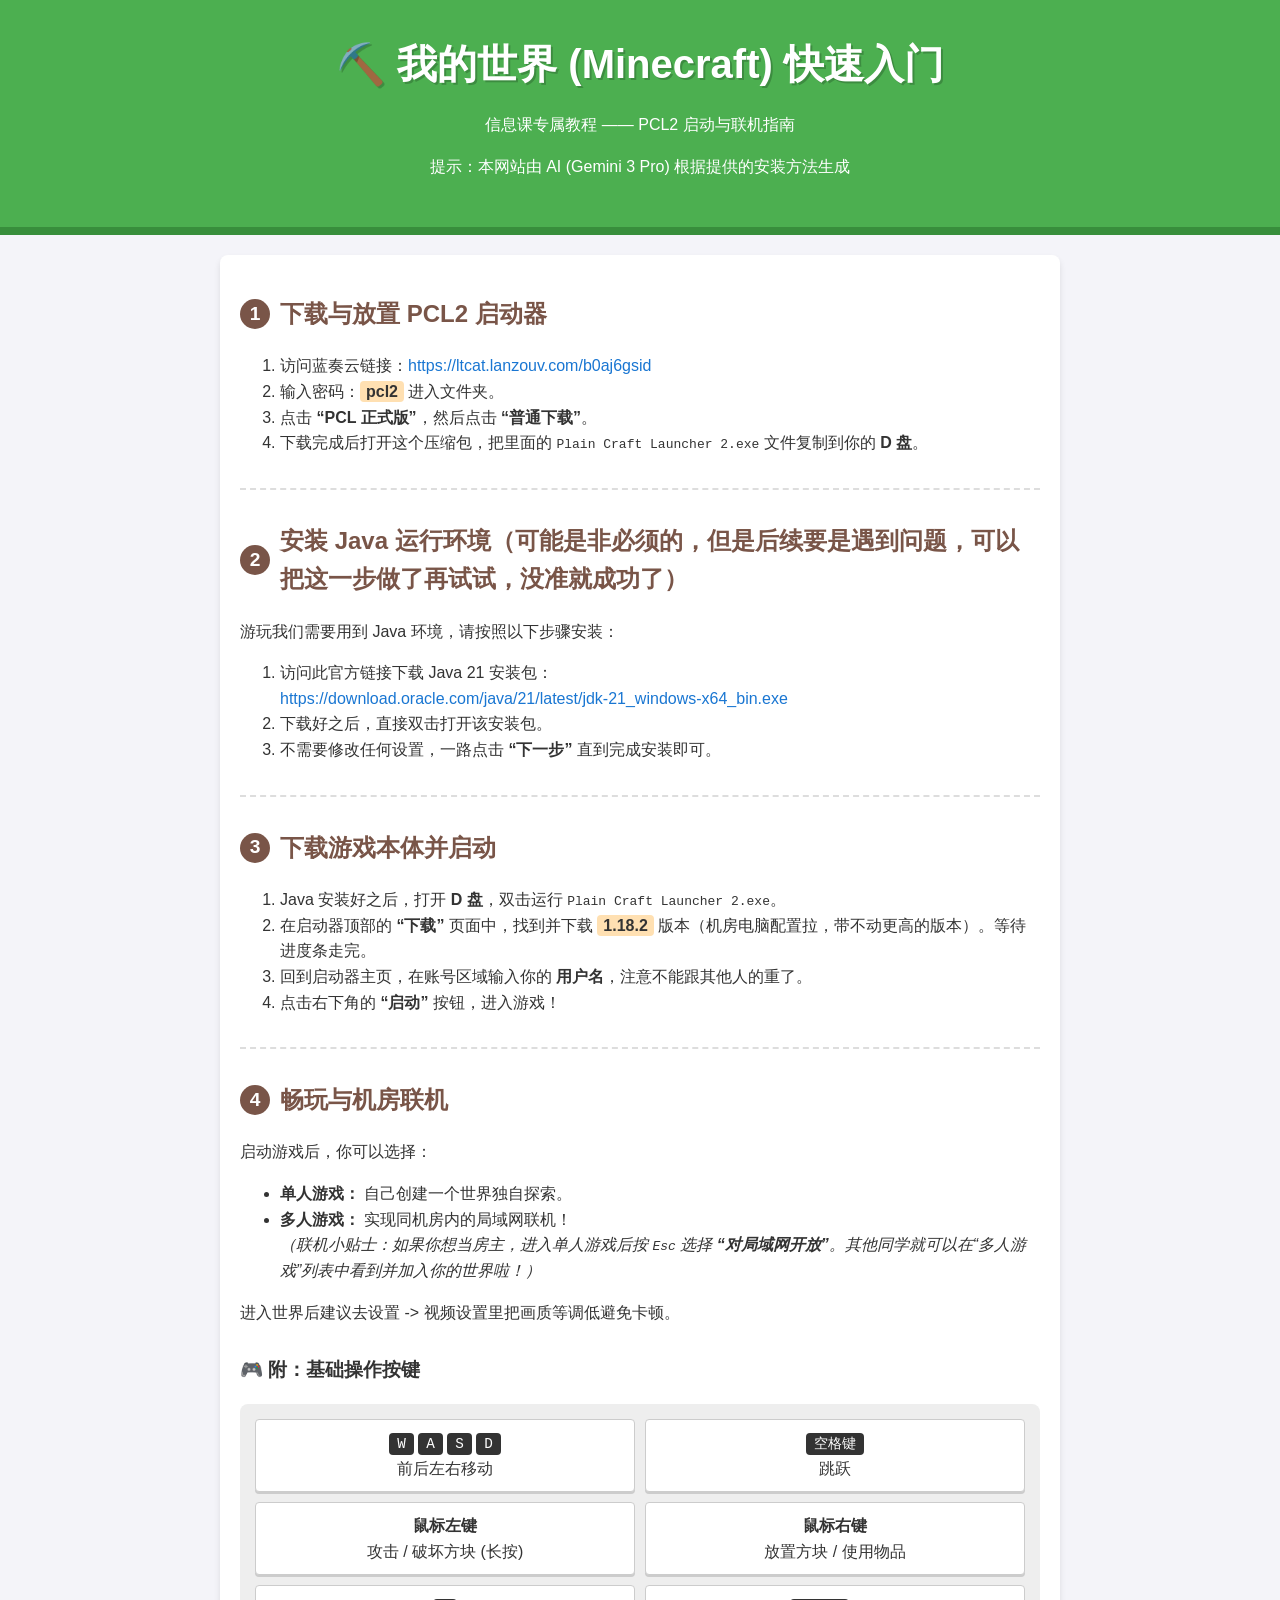
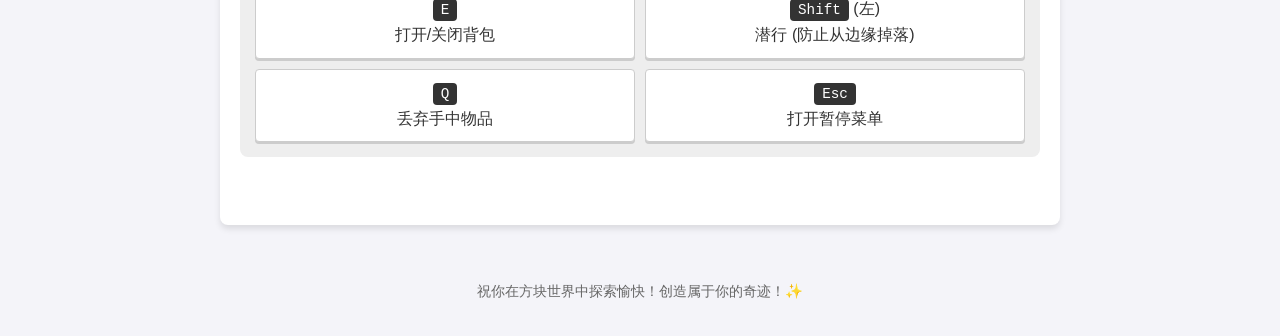
<file: mc/index.html>
<!DOCTYPE html>
<html lang="zh-CN">
<head>
    <meta charset="UTF-8">
    <meta name="viewport" content="width=device-width, initial-scale=1.0">
    <title>Minecraft Java版 入门指南 (PCL2篇)</title>
    <style>
        :root {
            --mc-green: #4CAF50;
            --mc-dark-green: #388E3C;
            --mc-brown: #795548;
            --mc-bg: #f4f4f9;
        }
        body {
            font-family: 'Segoe UI', Tahoma, Geneva, Verdana, sans-serif;
            line-height: 1.6;
            background-color: var(--mc-bg);
            color: #333;
            margin: 0;
            padding: 0;
        }
        header {
            background-color: var(--mc-green);
            color: white;
            text-align: center;
            padding: 2rem 0;
            border-bottom: 8px solid var(--mc-dark-green);
        }
        header h1 {
            margin: 0;
            font-size: 2.5rem;
            text-shadow: 2px 2px 0px rgba(0,0,0,0.2);
        }
        .container {
            max-width: 800px;
            margin: 20px auto;
            padding: 20px;
            background: white;
            border-radius: 8px;
            box-shadow: 0 4px 6px rgba(0,0,0,0.1);
        }
        .step {
            margin-bottom: 2rem;
            padding-bottom: 1rem;
            border-bottom: 2px dashed #ddd;
        }
        .step:last-child {
            border-bottom: none;
        }
        .step h2 {
            color: var(--mc-brown);
            display: flex;
            align-items: center;
        }
        .step-number {
            background-color: var(--mc-brown);
            color: white;
            min-width: 30px;
            height: 30px;
            display: inline-flex;
            justify-content: center;
            align-items: center;
            border-radius: 50%;
            margin-right: 10px;
            font-size: 1.2rem;
        }
        .highlight {
            background-color: #ffe0b2;
            padding: 2px 6px;
            border-radius: 4px;
            font-weight: bold;
        }
        a {
            color: #1976D2;
            text-decoration: none;
            word-break: break-all;
        }
        a:hover {
            text-decoration: underline;
        }
        .keyboard {
            display: grid;
            grid-template-columns: repeat(2, 1fr);
            gap: 10px;
            background: #eee;
            padding: 15px;
            border-radius: 8px;
        }
        .key-item {
            background: white;
            padding: 10px;
            border-radius: 4px;
            border: 1px solid #ccc;
            box-shadow: 0 2px 0 #ccc;
            text-align: center;
        }
        kbd {
            background-color: #333;
            color: white;
            padding: 3px 8px;
            border-radius: 4px;
            font-family: monospace;
            font-size: 1.1em;
        }
        footer {
            text-align: center;
            padding: 20px;
            color: #666;
            font-size: 0.9rem;
        }
    </style>
</head>
<body>

    <header>
        <h1>⛏️ 我的世界 (Minecraft) 快速入门</h1>
        <p>信息课专属教程 —— PCL2 启动与联机指南</p>
        <p>提示：本网站由 AI (Gemini 3 Pro) 根据提供的安装方法生成</p>
    </header>

    <div class="container">
        <div class="step">
            <h2><span class="step-number">1</span> 下载与放置 PCL2 启动器</h2>
            <ol>
                <li>访问蓝奏云链接：<a href="https://ltcat.lanzouv.com/b0aj6gsid" target="_blank">https://ltcat.lanzouv.com/b0aj6gsid</a></li>
                <li>输入密码：<span class="highlight">pcl2</span> 进入文件夹。</li>
                <li>点击 <strong>“PCL 正式版”</strong>，然后点击 <strong>“普通下载”</strong>。</li>
                <li>下载完成后打开这个压缩包，把里面的 <code>Plain Craft Launcher 2.exe</code> 文件复制到你的 <strong>D 盘</strong>。</li>
            </ol>
        </div>

        <div class="step">
            <h2><span class="step-number">2</span> 安装 Java 运行环境（可能是非必须的，但是后续要是遇到问题，可以把这一步做了再试试，没准就成功了）</h2>
            <p>游玩我们需要用到 Java 环境，请按照以下步骤安装：</p>
            <ol>
                <li>访问此官方链接下载 Java 21 安装包：<br><a href="https://download.oracle.com/java/21/latest/jdk-21_windows-x64_bin.exe" target="_blank">https://download.oracle.com/java/21/latest/jdk-21_windows-x64_bin.exe</a></li>
                <li>下载好之后，直接双击打开该安装包。</li>
                <li>不需要修改任何设置，一路点击 <strong>“下一步”</strong> 直到完成安装即可。</li>
            </ol>
        </div>

        <div class="step">
            <h2><span class="step-number">3</span> 下载游戏本体并启动</h2>
            <ol>
                <li>Java 安装好之后，打开 <strong>D 盘</strong>，双击运行 <code>Plain Craft Launcher 2.exe</code>。</li>
                <li>在启动器顶部的 <strong>“下载”</strong> 页面中，找到并下载 <span class="highlight">1.18.2</span> 版本（机房电脑配置拉，带不动更高的版本）。等待进度条走完。</li>
                <li>回到启动器主页，在账号区域输入你的 <strong>用户名</strong>，注意不能跟其他人的重了。</li>
                <li>点击右下角的 <strong>“启动”</strong> 按钮，进入游戏！</li>
            </ol>
        </div>

        <div class="step">
            <h2><span class="step-number">4</span> 畅玩与机房联机</h2>
            <p>启动游戏后，你可以选择：</p>
            <ul>
                <li><strong>单人游戏：</strong> 自己创建一个世界独自探索。</li>
                <li><strong>多人游戏：</strong> 实现同机房内的局域网联机！<br>
                <em>（联机小贴士：如果你想当房主，进入单人游戏后按 <code>Esc</code> 选择 <strong>“对局域网开放”</strong>。其他同学就可以在“多人游戏”列表中看到并加入你的世界啦！）</em></li>
            </ul>
            <p>进入世界后建议去设置 -> 视频设置里把画质等调低避免卡顿。</p>
            
            <h3 style="margin-top: 30px;">🎮 附：基础操作按键</h3>
            <div class="keyboard">
                <div class="key-item"><kbd>W</kbd> <kbd>A</kbd> <kbd>S</kbd> <kbd>D</kbd> <br>前后左右移动</div>
                <div class="key-item"><kbd>空格键</kbd> <br>跳跃</div>
                <div class="key-item"><strong>鼠标左键</strong> <br>攻击 / 破坏方块 (长按)</div>
                <div class="key-item"><strong>鼠标右键</strong> <br>放置方块 / 使用物品</div>
                <div class="key-item"><kbd>E</kbd> <br>打开/关闭背包</div>
                <div class="key-item"><kbd>Shift</kbd> (左) <br>潜行 (防止从边缘掉落)</div>
                <div class="key-item"><kbd>Q</kbd> <br>丢弃手中物品</div>
                <div class="key-item"><kbd>Esc</kbd> <br>打开暂停菜单</div>
            </div>
        </div>
    </div>

    <footer>
        <p>祝你在方块世界中探索愉快！创造属于你的奇迹！✨</p>
    </footer>

</body>
</html>
</file>
